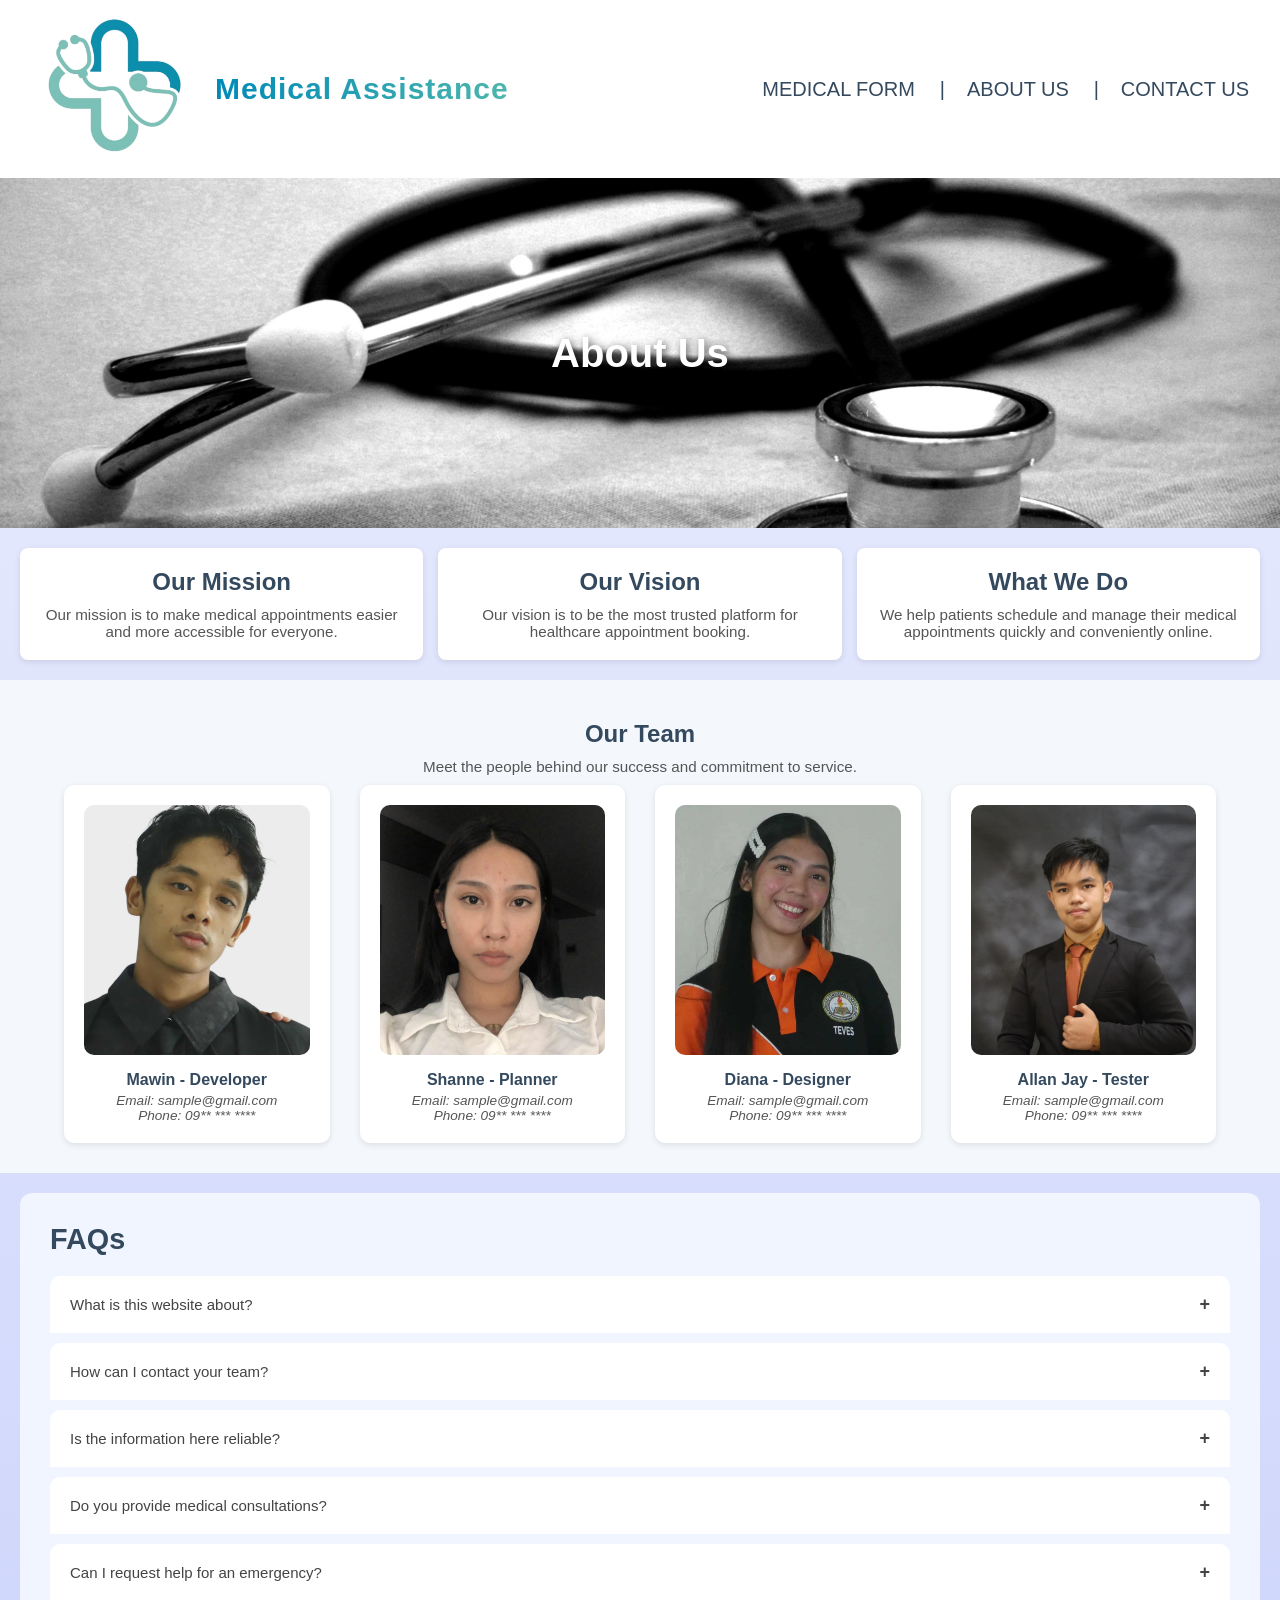
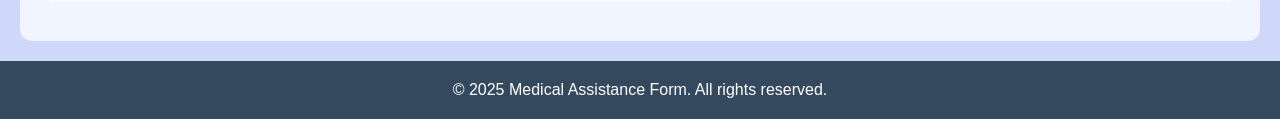
<file: Application/about.html>
<!doctype html>
<html lang="en">
<head>
    <meta charset="UTF-8">
    <meta name="viewport" content="width=device-width, initial-scale=1.0">
    <title>About Us</title>
    <link rel="stylesheet" href="../css/abt-us.css">
    <link rel="stylesheet" href="../css/header.css">
</head>
<body>
    <div class="target-burger">
        <header>
            <h1 id="logo"> 
                <a href="../index.html" id="medical_form" class="logo-link"> 
                <img src="../logo/logo.png" class="logo-img" alt="Medical Assistant Logo">
                <span class="logo-text">Medical Assistance</span>
                </a>
            </h1>
        </header>
        <button class="menu-toggle" id="menu-button" aria-label="Toggle menu" aria-controls="primary-nav" aria-expanded="false">
            <span class="bar"></span>
            <span class="bar"></span>
            <span class="bar"></span>
        </button>
        <nav id="primary-nav">
            <a href="../Application/form.html">Medical Form</a>
            <a href="../Application/about.html">About Us</a> 
            <a href="../Application/contact.html">Contact Us</a>
        </nav>
    </div>

    <section class="header">
    <h1>About Us</h1>
    </section>

    <section class="content-area">
    <div class="content">
        <h2>Our Mission</h2>
        <p>Our mission is to make medical appointments easier and more accessible for everyone.</p>
    </div>
    <div class="content">
        <h2>Our Vision</h2>
        <p>Our vision is to be the most trusted platform for healthcare appointment booking.</p>
    </div>
    <div class="content">
        <h2>What We Do</h2>
        <p>We help patients schedule and manage their medical appointments quickly and conveniently online.</p>
    </div>
    </section>

    <section class="team-content">
        <h2>Our Team</h2>
        <p>Meet the people behind our success and commitment to service.</p>
        
        <div class="team-container">
            <div class="team-member">
                <img src="../images/out-team/marwin.png" alt="Mawin - CEO">
                <h3>Mawin - Developer</h3>
                <address>Email: sample@gmail.com<br>Phone: 09** *** ****</address>
            </div>

            <div class="team-member">
                <img src="../images/out-team/shanne.jpeg" alt="Shanne - Planner">
                <h3>Shanne - Planner</h3>
                <address>Email: sample@gmail.com<br>Phone: 09** *** ****</address>
            </div>

            <div class="team-member">
                <img src="../images/out-team/dianna.jpeg" alt="Diana - Designer">
                <h3>Diana - Designer</h3>
                <address>Email: sample@gmail.com<br>Phone: 09** *** ****</address>
            </div>

            <div class="team-member">
                <img src="../images/out-team/allan.jpeg" alt="Allan Jay - Tester">
                <h3>Allan Jay - Tester</h3>
                <address>Email: sample@gmail.com<br>Phone: 09** *** ****</address>
            </div>
        </div>
    </section>

    <section class="FAQs-section">
        <h2>FAQs</h2>

        <button class="accordion">
            <span>What is this website about?</span>
            <span class="icon">+</span>
        </button>
        <div class="panel">
            <p>This website helps users access medical assistance easily — including information on health services, clinics, and emergency contacts.</p>
        </div>

        <button class="accordion">
            <span>How can I contact your team?</span>
            <span class="icon">+</span>
        </button>
        <div class="panel">
            <p>You can reach our medical support team through the Contact Us page. We respond to messages about medical inquiries and assistance requests.</p>
        </div>

        <button class="accordion">
            <span>Is the information here reliable?</span>
            <span class="icon">+</span>
        </button>
        <div class="panel">
            <p>Yes. All our information is based on verified medical resources and local healthcare institutions to ensure accuracy and reliability.</p>
        </div>

        <button class="accordion">
            <span>Do you provide medical consultations?</span>
            <span class="icon">+</span>
        </button>
        <div class="panel">
            <p>We don’t offer direct consultations yet, but we can connect you with licensed medical professionals and nearby health centers.</p>
        </div>

        <button class="accordion">
            <span>Can I request help for an emergency?</span>
            <span class="icon">+</span>
        </button>
        <div class="panel">
            <p>Yes. In case of emergency, you can find emergency hotline numbers and nearby hospitals through our Emergency Assistance section.</p>
        </div>
        </section>

    <footer>
    <p>&copy; 2025 Medical Assistance Form. All rights reserved.</p>
    </footer>
    <script src="../js/toggle.js"></script>
    <script src="../js/accordion.js"></script>

</body>
</html>
</file>
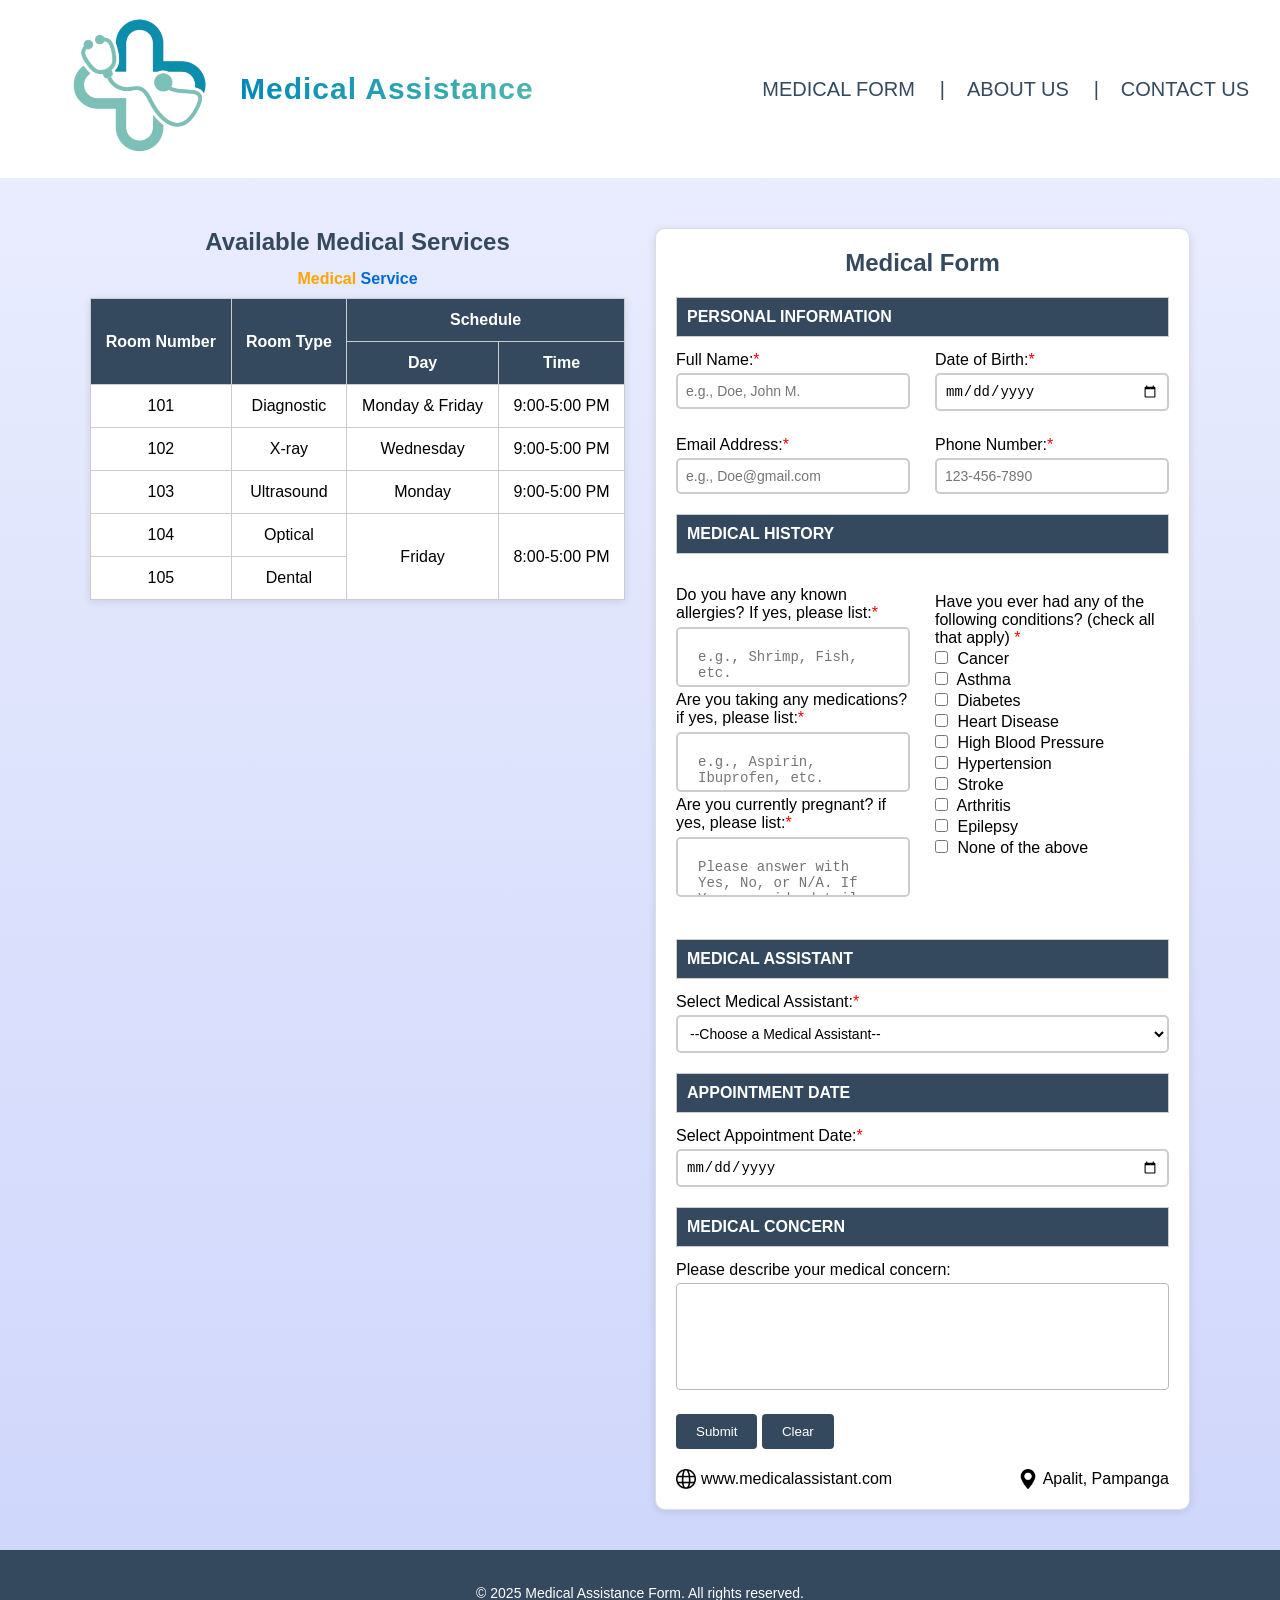
<file: Application/form.html>
<!DOCTYPE html>
<html lang="en">
<head>
    <meta charset="UTF-8">
    <meta name="viewport" content="width=device-width, initial-scale=1.0">
    <title>Medical Form</title>
    <link rel="stylesheet" href="../css/form.css">
    <link rel="stylesheet" href="../css/header.css">
</head>
<body>
    <div class="target-burger">
        <header>
            <h1 id="logo"> 
                <a href="../index.html" id="medical-form" class="logo-link"> 
                <img src="../logo/logo.png" class="logo-img" alt="Medical Assistant Logo">
                <span class="logo-text">Medical Assistance</span>
                </a>
            </h1>
        </header>
        <button class="menu-toggle" id="menu-button" aria-label="Toggle menu" aria-controls="primary-nav" aria-expanded="false">
            <span class="bar"></span>
            <span class="bar"></span>
            <span class="bar"></span>
        </button>
        <nav id="primary-nav">
            <a href="../Application/form.html">Medical Form</a>
            <a href="../Application/about.html">About Us</a> 
            <a href="../Application/contact.html">Contact Us</a>
        </nav>
    </div>

    <main>
        <div class="container">
            <div>
                <h2>Available Medical Services</h2>
                <table>
                    <caption><span class="orange">Medical</span> <span class="blue">Service</span></caption>
                    <tr>
                        <th rowspan="2">Room Number</th>
                        <th rowspan="2">Room Type</th>
                        <th colspan="2">Schedule</th>
                    </tr>
                    <tr>
                        <th>Day</th>
                        <th>Time</th>
                    </tr>
                    <tr id="room-101">
                        <td>101</td>
                        <td>Diagnostic</td>
                        <td>Monday & Friday</td>
                        <td>9:00-5:00 PM</td>
                    </tr>
                    <tr id="room-102">
                        <td>102</td>
                        <td>X-ray</td>
                        <td>Wednesday</td>
                        <td>9:00-5:00 PM</td>
                    </tr>
                    <tr id="room-103">
                        <td>103</td>
                        <td>Ultrasound</td>
                        <td>Monday</td>
                        <td>9:00-5:00 PM</td>
                    </tr>
                    <tr id="room-104">
                        <td>104</td>
                        <td>Optical</td>
                        <td class="highlight" rowspan="2">Friday</td>
                        <td class="highlight" rowspan="2">8:00-5:00 PM</td>
                    </tr>
                    <tr id="room-105">
                        <td class="highlight">105</td>
                        <td class="highlight">Dental</td>
                    </tr>
                </table>
            </div>
            
            <div id="medical-forms">
                <h2>Medical Form</h2>
                    <form id="forms" action="../Application/submit.html" method="post">
                        <p  class="form-group"><b>PERSONAL INFORMATION</b></p>
                        <div id="form">
                            <div class="input-control">
                                <label for="name">Full Name:<span class="red">*</span></label> <br />
                                <input type="text" id="name" name="name" placeholder="e.g., Doe, John M." ><br />
                            </div>
                            <div class="input-control">
                                <label for="birth">Date of Birth:<span class="red">*</span></label> <br />
                                <input type="date" id="birth" name="birth"> <br />
                            </div>
                            <div class="input-control">
                                <label for="email">Email Address:<span class="red">*</span></label> <br />
                                <input type="email" id="email" name="email" placeholder="e.g., Doe@gmail.com">
                            </div>
                            <div class="input-control">
                                <label for="phone">Phone Number:<span class="red">*</span></label> 
                                <input type="phone" id="phone" name="phone" placeholder="123-456-7890">
                            </div>
                        </div>
                        <p class="form-group"><b>MEDICAL HISTORY</b></p>
                        <div id="medical-history">
                            <div>
                                <div class="input-control">
                                    <br/>
                                    <label for="allergies">Do you have any known allergies? If yes, please list:<span class="red">*</span></label> <br /> 
                                    <textarea name="allergies" id="allergies" cols="29" rows="1" placeholder="e.g., Shrimp, Fish, etc."></textarea>
                                    <br />
                                </div>
                                <div class="input-control">
                                    <label for="medications">Are you taking any medications? if yes, please list:<span class="red">*</span></label> <br />
                                    <textarea name="medications" id="medications" cols="29" rows="1" placeholder="e.g., Aspirin, Ibuprofen, etc."></textarea>
                                    <br />
                                </div>
                                <div class="input-control">
                                    <label for="pregnancy">Are you currently pregnant? if yes, please list:<span class="red">*</span></label> <br />
                                    <textarea name="pregnancy" id="pregnancy" cols="29" rows="1" placeholder="Please answer with Yes, No, or N/A. If Yes, provide details."></textarea>
                                </div>
                            </div>
                            <div class="input-control">
                                <p id="conditions">Have you ever had any of the following conditions? (check all that apply) <span class="red">*</span> </p>
                                <div id="nones">
                                    <input type="checkbox" id="cancer" name="cancer" value="Cancer">
                                    <label for="cancer">Cancer</label><br />
                                    <input type="checkbox" id="asthma" name="asthma" value="Asthma">
                                    <label for="asthma">Asthma</label><br />
                                    <input type="checkbox" id="diabetes" name="diabetes" value="Diabetes">
                                    <label for="diabetes">Diabetes</label><br />
                                    <input type="checkbox" id="heart" name="heart" value="Heart">
                                    <label for="heart">Heart Disease</label><br />
                                    <input type="checkbox" id="high blood pressure" name="high blood pressure" value="High Blood Pressure">
                                    <label for="high blood pressure">High Blood Pressure</label><br />
                                    <input type="checkbox" id="hypertension" name="hypertension" value="Hypertension">
                                    <label for="hypertension">Hypertension</label><br />
                                    <input type="checkbox" id="stroke" name="stroke" value="Stroke">
                                    <label for="stroke">Stroke</label><br />
                                    <input type="checkbox" id="arthritis" name="arthritis" value="Arthritis">
                                    <label for="arthritis">Arthritis</label><br />
                                    <input type="checkbox" id="kidney" name="kidney" value="Kidney">
                                    <label for="kidney">Epilepsy</label><br />
                                    <input type="checkbox" id="none" name="none" value="None">
                                    <label for="none">None of the above</label>
                                </div>
                            </div>
                        </div>
                        <br />
                        <p class="form-group"><b>MEDICAL ASSISTANT</b></p>
                        <div class="input-control">
                        <label for="medicalservices">Select Medical Assistant:<span class="red">*</span></label> <br />
                            <select name="medicalservices" id="medicalservices">
                                <option value="">--Choose a Medical Assistant--</option>
                                <option value="101">Room 101 - Diagnostic</option>
                                <option value="102">Room 102 - X-ray</option>
                                <option value="103">Room 103 - Ultrasound</option>
                                <option value="104">Room 104 - Optical</option>
                                <option value="105">Room 105 - Dental</option>
                            </select>
                        </div>
                        <p class="form-group"><b>APPOINTMENT DATE</b></p>
                        <div class="input-control">
                            <label for="appointmentdate">Select Appointment Date:<span class="red">*</span></label><br>
                            <input type="date" id="appointmentdate" name="appointmentdate" >
                        </div>
                        <p class="form-group"><b>MEDICAL CONCERN</b></p>
                        <label for="feedback">Please describe your medical concern:</label>
                        <textarea name="feedback" id="feedback" cols="30" rows="5"></textarea>
                        <br />
                        
                        <button type="submit">Submit</button>
                        <button type="reset">Clear</button>

                        <div id="footer">
                            <div class="footer-item">
                                <img src="../images/world.png" width="20" height="20" alt="world">
                                <span>www.medicalassistant.com</span>
                            </div>
                            <div class="footer-item">
                                <img src="../images/maps-and-flags.png" width="20" height="20" alt="location">
                                <span>Apalit, Pampanga</span>
                            </div>
                        </div>
                    </form>
            </div>
    </main>
    <footer>
        <p>&copy; 2025 Medical Assistance Form. All rights reserved.</p>
    </footer>
    <script src="../js/toggle.js"></script>
    <script src="../js/validation.js"></script>
    <script src="../js/highligh.js"></script>
    </body>
    </html>
</file>
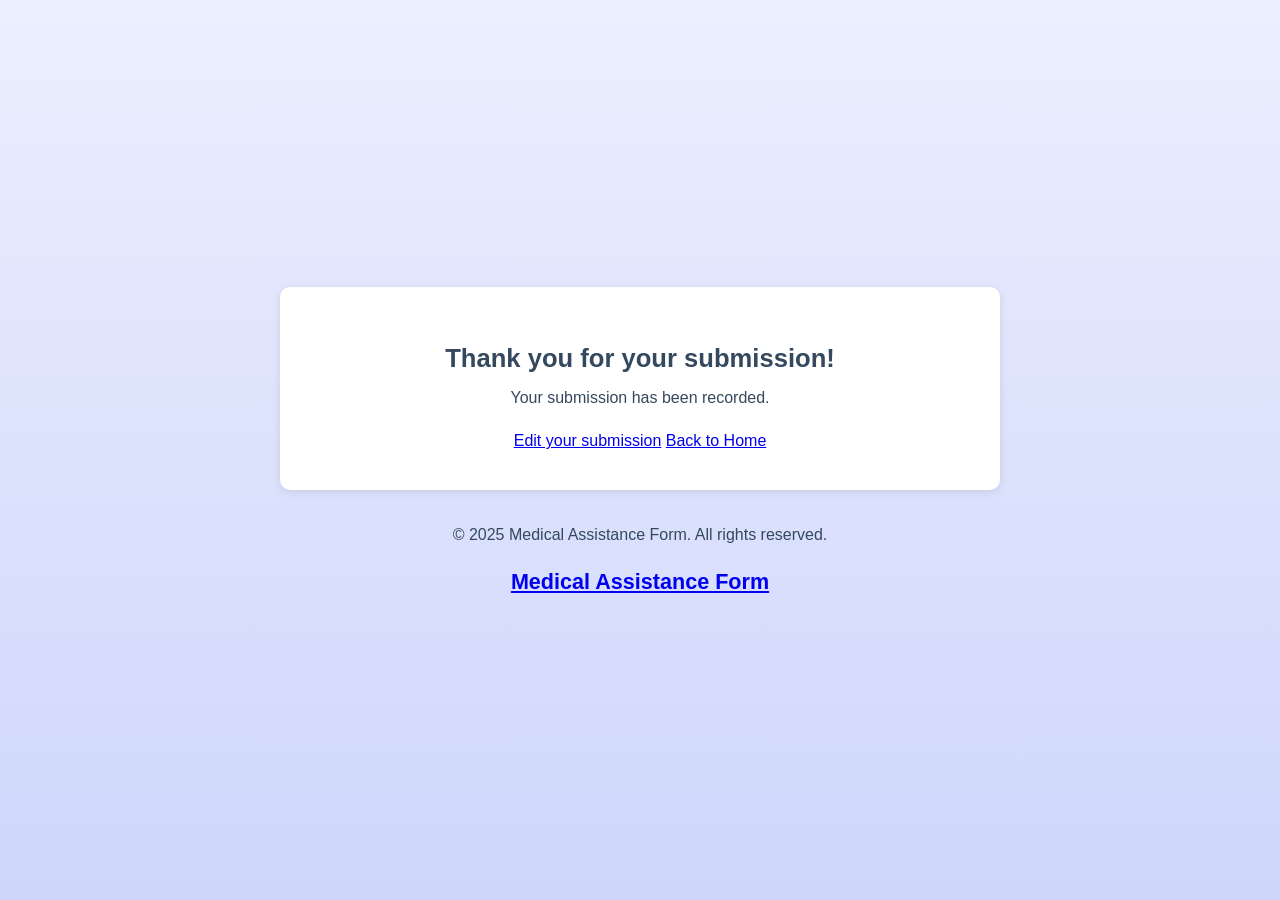
<file: Application/submit.html>
<!DOCTYPE html>
<html lang="en">
<head>
    <meta charset="UTF-8">
    <meta name="viewport" content="width=device-width, initial-scale=1.0">
    <link rel="stylesheet" href="../css/submit.css">
    <title>Submitted</title>
</head>
<body>
    <main>
        <div class="container">
            <h1>Thank you for your submission!</h1>
            <p>Your submission has been recorded.</p>
            

            <div class="link-group">
                <a href="../Application/form.html" class="form">Edit your submission</a>
                <a href="../index.html">Back to Home</a>
            </div>
        </div>
    </main>
    <footer>
        <p>&copy; 2025 Medical Assistance Form. All rights reserved.</p>
        <h2>
            <a href="../index.html" class="pwd_medical_form">Medical Assistance Form</a>
        </h2>
    </footer>
</body>
</html>
</file>
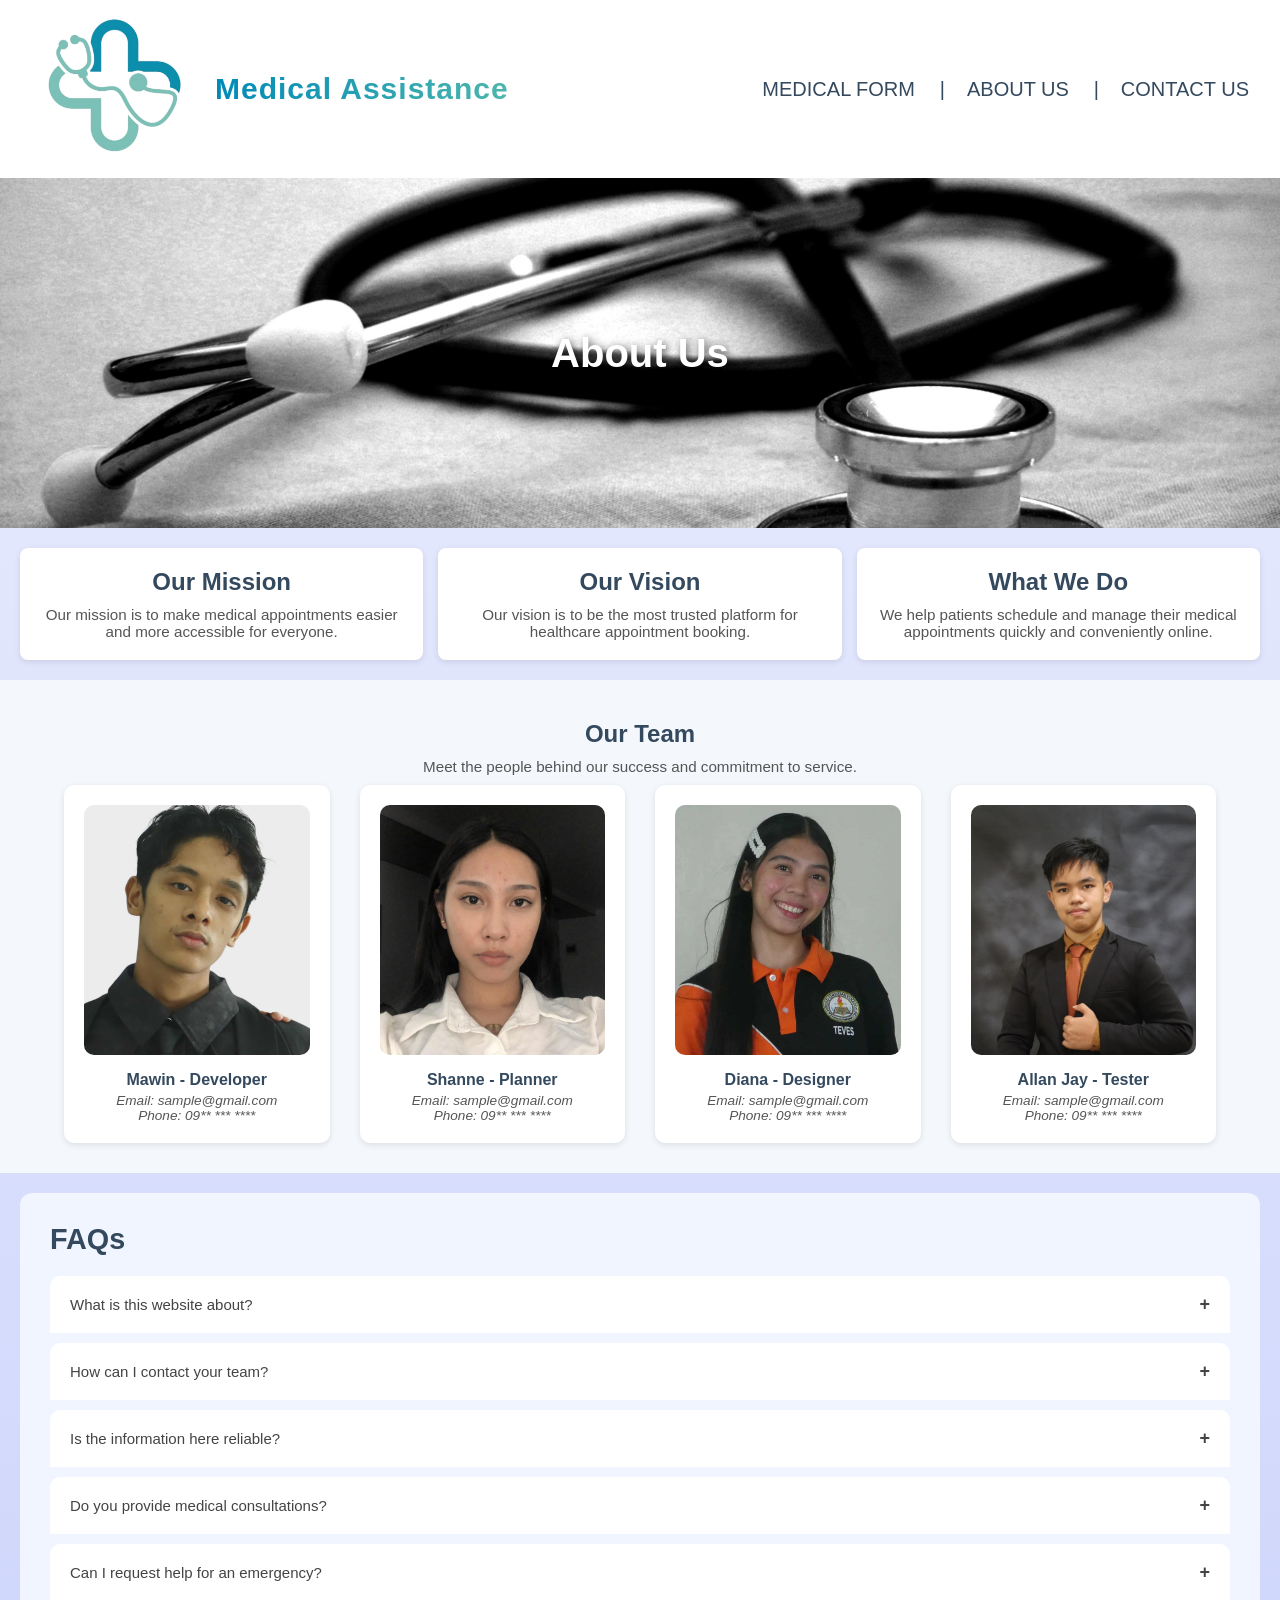
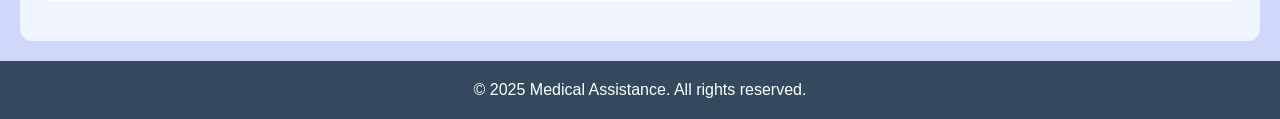
<file: html/about.html>
<!doctype html>
<html lang="en">
<head>
    <meta charset="UTF-8">
    <meta name="viewport" content="width=device-width, initial-scale=1.0">
    <title>About Us</title>
    <link rel="stylesheet" href="../css/abt-us.css">
    <link rel="stylesheet" href="../css/header.css">
</head>
<body>
    <div class="target-burger">
        <header>
            <h1 id="logo"> 
                <a href="../html/index.html" id="medical_form" class="logo-link"> 
                <img src="../logo/logo.png" class="logo-img" alt="Medical Assistance Logo">
                <span class="logo-text">Medical Assistance</span>
                </a>
            </h1>
        </header>
        <button class="menu-toggle" id="menu-button" aria-label="Toggle menu" aria-controls="primary-nav" aria-expanded="false">
            <span class="bar"></span>
            <span class="bar"></span>
            <span class="bar"></span>
        </button>
        <nav id="primary-nav">
            <a href="../html/form.html">Medical Form</a>
            <a href="../html/about.html">About Us</a> 
            <a href="../html/contact.html">Contact Us</a>
        </nav>
    </div>

    <section class="header">
    <h1>About Us</h1>
    </section>

    <section class="content-area">
    <div class="content">
        <h2>Our Mission</h2>
        <p>Our mission is to make medical appointments easier and more accessible for everyone.</p>
    </div>
    <div class="content">
        <h2>Our Vision</h2>
        <p>Our vision is to be the most trusted platform for healthcare appointment booking.</p>
    </div>
    <div class="content">
        <h2>What We Do</h2>
        <p>We help patients schedule and manage their medical appointments quickly and conveniently online.</p>
    </div>
    </section>

    <section class="team-content">
        <h2>Our Team</h2>
        <p>Meet the people behind our success and commitment to service.</p>
        
        <div class="team-container">
            <div class="team-member">
                <img src="../images/out-team/marwin.png" alt="Mawin - CEO">
                <h3>Mawin - Developer</h3>
                <address>Email: sample@gmail.com<br>Phone: 09** *** ****</address>
            </div>

            <div class="team-member">
                <img src="../images/out-team/shanne.jpeg" alt="Shanne - Planner">
                <h3>Shanne - Planner</h3>
                <address>Email: sample@gmail.com<br>Phone: 09** *** ****</address>
            </div>

            <div class="team-member">
                <img src="../images/out-team/dianna.jpeg" alt="Diana - Designer">
                <h3>Diana - Designer</h3>
                <address>Email: sample@gmail.com<br>Phone: 09** *** ****</address>
            </div>

            <div class="team-member">
                <img src="../images/out-team/allan.jpeg" alt="Allan Jay - Tester">
                <h3>Allan Jay - Tester</h3>
                <address>Email: sample@gmail.com<br>Phone: 09** *** ****</address>
            </div>
        </div>
    </section>

    <section class="FAQs-section">
        <h2>FAQs</h2>

        <button class="accordion">
            <span>What is this website about?</span>
            <span class="icon">+</span>
        </button>
        <div class="panel">
            <p>This website helps users access medical assistance easily — including information on health services, clinics, and emergency contacts.</p>
        </div>

        <button class="accordion">
            <span>How can I contact your team?</span>
            <span class="icon">+</span>
        </button>
        <div class="panel">
            <p>You can reach our medical support team through the Contact Us page. We respond to messages about medical inquiries and assistance requests.</p>
        </div>

        <button class="accordion">
            <span>Is the information here reliable?</span>
            <span class="icon">+</span>
        </button>
        <div class="panel">
            <p>Yes. All our information is based on verified medical resources and local healthcare institutions to ensure accuracy and reliability.</p>
        </div>

        <button class="accordion">
            <span>Do you provide medical consultations?</span>
            <span class="icon">+</span>
        </button>
        <div class="panel">
            <p>We don’t offer direct consultations yet, but we can connect you with licensed medical professionals and nearby health centers.</p>
        </div>

        <button class="accordion">
            <span>Can I request help for an emergency?</span>
            <span class="icon">+</span>
        </button>
        <div class="panel">
            <p>Yes. In case of emergency, you can find emergency hotline numbers and nearby hospitals through our Emergency Assistance section.</p>
        </div>
        </section>

    <footer>
    <p>&copy; 2025 Medical Assistance. All rights reserved.</p>
    </footer>
    <script src="../js/toggle.js"></script>
    <script src="../js/accordion.js"></script>

</body>
</html>
</file>
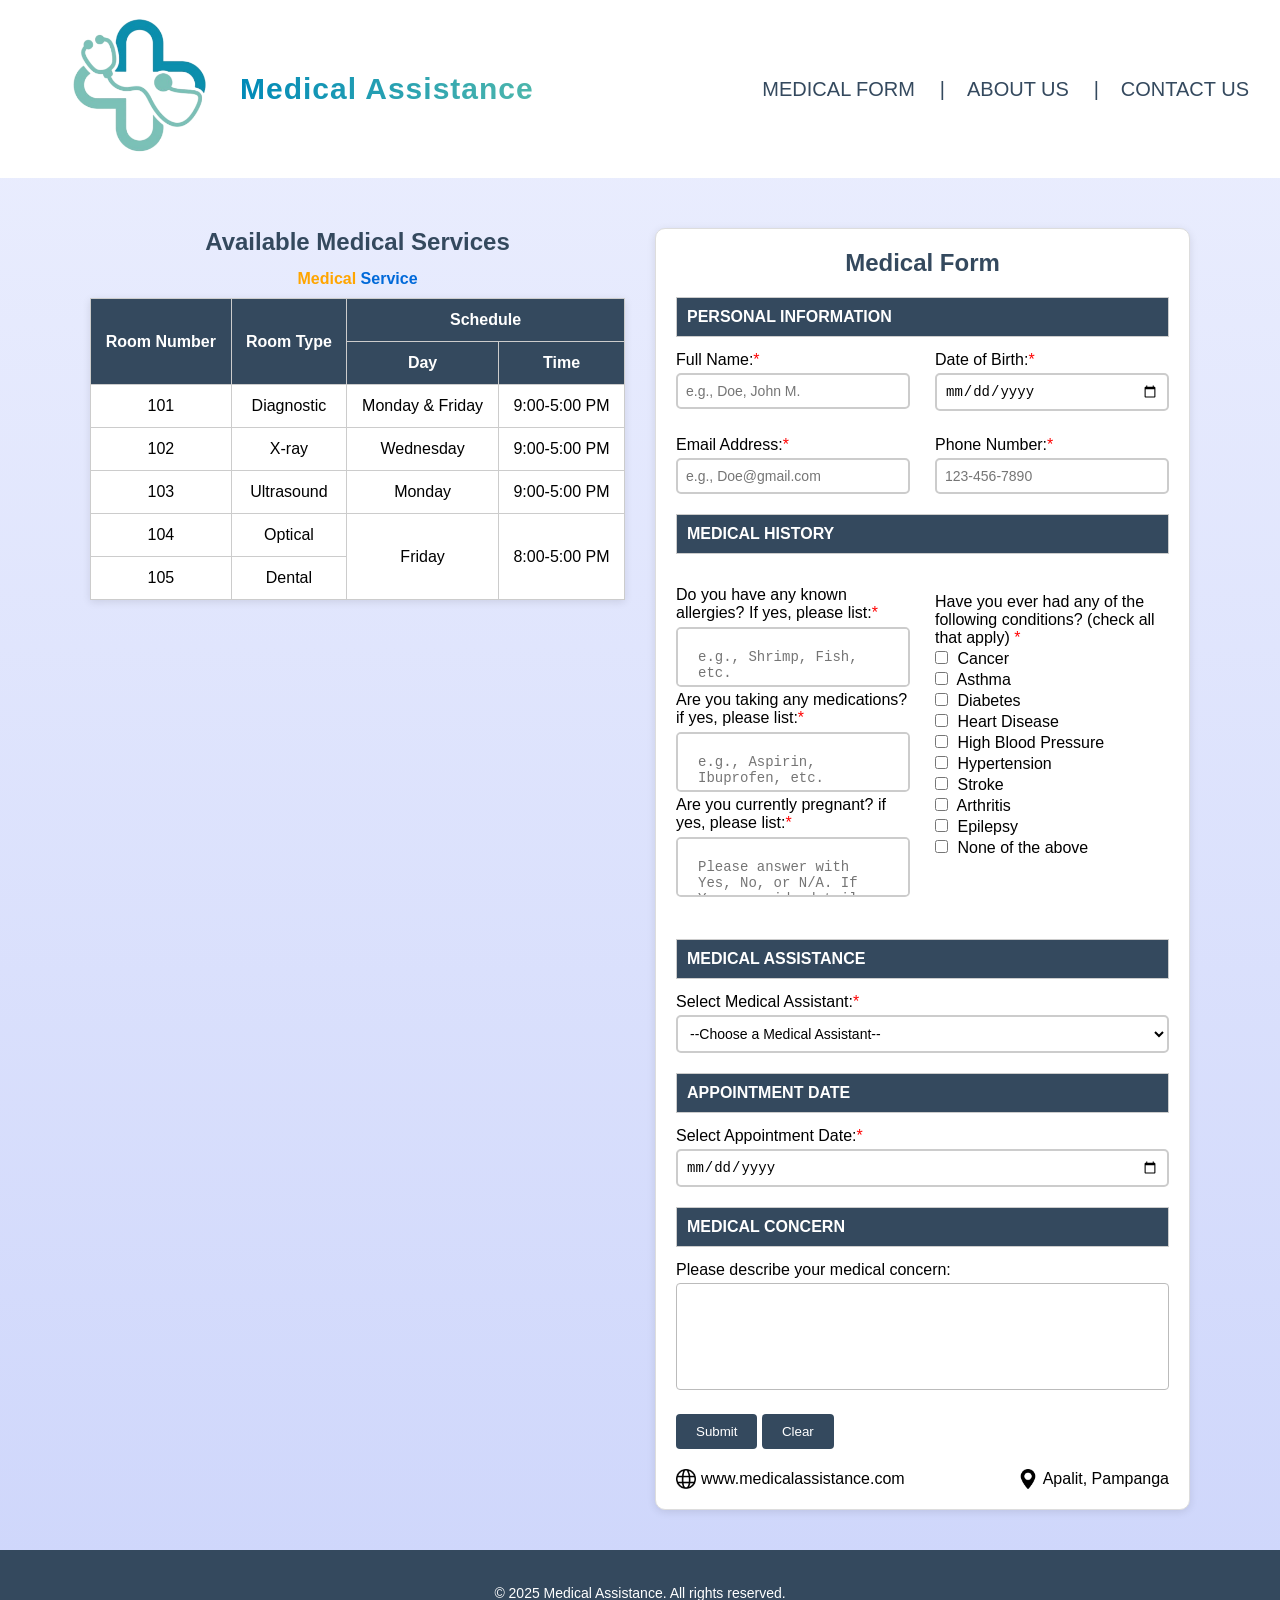
<file: html/form.html>
<!DOCTYPE html>
<html lang="en">
<head>
    <meta charset="UTF-8">
    <meta name="viewport" content="width=device-width, initial-scale=1.0">
    <title>Medical Form</title>
    <link rel="stylesheet" href="../css/form.css">
    <link rel="stylesheet" href="../css/header-form.css">
</head>
<body>
    <div class="target-burger">
        <header>
            <h1 id="logo"> 
                <a href="../html/index.html" id="medical-form" class="logo-link"> 
                <img src="../logo/logo.png" class="logo-img" alt="Medical Assistance Logo">
                <span class="logo-text">Medical Assistance</span>
                </a>
            </h1>
        </header>
        <button class="menu-toggle" id="menu-button" aria-label="Toggle menu" aria-controls="primary-nav" aria-expanded="false">
            <span class="bar"></span>
            <span class="bar"></span>
            <span class="bar"></span>
        </button>
        <nav id="primary-nav">
            <a href="../html/form.html">Medical Form</a>
            <a href="../html/about.html">About Us</a> 
            <a href="../html/contact.html">Contact Us</a>
        </nav>
    </div>

    <main>
        <div class="container">
            <div>
                <h2>Available Medical Services</h2>
                <table>
                    <caption><span class="orange">Medical</span> <span class="blue">Service</span></caption>
                    <tr>
                        <th rowspan="2">Room Number</th>
                        <th rowspan="2">Room Type</th>
                        <th colspan="2">Schedule</th>
                    </tr>
                    <tr>
                        <th>Day</th>
                        <th>Time</th>
                    </tr>
                    <tr id="room-101">
                        <td>101</td>
                        <td>Diagnostic</td>
                        <td>Monday & Friday</td>
                        <td>9:00-5:00 PM</td>
                    </tr>
                    <tr id="room-102">
                        <td>102</td>
                        <td>X-ray</td>
                        <td>Wednesday</td>
                        <td>9:00-5:00 PM</td>
                    </tr>
                    <tr id="room-103">
                        <td>103</td>
                        <td>Ultrasound</td>
                        <td>Monday</td>
                        <td>9:00-5:00 PM</td>
                    </tr>
                    <tr id="room-104">
                        <td>104</td>
                        <td>Optical</td>
                        <td class="highlight" rowspan="2">Friday</td>
                        <td class="highlight" rowspan="2">8:00-5:00 PM</td>
                    </tr>
                    <tr id="room-105">
                        <td class="highlight">105</td>
                        <td class="highlight">Dental</td>
                    </tr>
                </table>
            </div>
            
            <div id="medical-forms">
                <h2>Medical Form</h2>
                    <form id="forms" action="../html/submit.html" method="post">
                        <p  class="form-group"><b>PERSONAL INFORMATION</b></p>
                        <div id="form">
                            <div class="input-control">
                                <label for="name">Full Name:<span class="red">*</span></label> <br />
                                <input type="text" id="name" name="name" placeholder="e.g., Doe, John M." ><br />
                            </div>
                            <div class="input-control">
                                <label for="birth">Date of Birth:<span class="red">*</span></label> <br />
                                <input type="date" id="birth" name="birth"> <br />
                            </div>
                            <div class="input-control">
                                <label for="email">Email Address:<span class="red">*</span></label> <br />
                                <input type="email" id="email" name="email" placeholder="e.g., Doe@gmail.com">
                            </div>
                            <div class="input-control">
                                <label for="phone">Phone Number:<span class="red">*</span></label> 
                                <input type="phone" id="phone" name="phone" placeholder="123-456-7890">
                            </div>
                        </div>
                        <p class="form-group"><b>MEDICAL HISTORY</b></p>
                        <div id="medical-history">
                            <div>
                                <div class="input-control">
                                    <br/>
                                    <label for="allergies">Do you have any known allergies? If yes, please list:<span class="red">*</span></label> <br /> 
                                    <textarea name="allergies" id="allergies" cols="29" rows="1" placeholder="e.g., Shrimp, Fish, etc."></textarea>
                                    <br />
                                </div>
                                <div class="input-control">
                                    <label for="medications">Are you taking any medications? if yes, please list:<span class="red">*</span></label> <br />
                                    <textarea name="medications" id="medications" cols="29" rows="1" placeholder="e.g., Aspirin, Ibuprofen, etc."></textarea>
                                    <br />
                                </div>
                                <div class="input-control">
                                    <label for="pregnancy">Are you currently pregnant? if yes, please list:<span class="red">*</span></label> <br />
                                    <textarea name="pregnancy" id="pregnancy" cols="29" rows="1" placeholder="Please answer with Yes, No, or N/A. If Yes, provide details."></textarea>
                                </div>
                            </div>
                            <div class="input-control">
                                <p id="conditions">Have you ever had any of the following conditions? (check all that apply) <span class="red">*</span> </p>
                                <div id="nones">
                                    <input type="checkbox" id="cancer" name="cancer" value="Cancer">
                                    <label for="cancer">Cancer</label><br />
                                    <input type="checkbox" id="asthma" name="asthma" value="Asthma">
                                    <label for="asthma">Asthma</label><br />
                                    <input type="checkbox" id="diabetes" name="diabetes" value="Diabetes">
                                    <label for="diabetes">Diabetes</label><br />
                                    <input type="checkbox" id="heart" name="heart" value="Heart">
                                    <label for="heart">Heart Disease</label><br />
                                    <input type="checkbox" id="high blood pressure" name="high blood pressure" value="High Blood Pressure">
                                    <label for="high blood pressure">High Blood Pressure</label><br />
                                    <input type="checkbox" id="hypertension" name="hypertension" value="Hypertension">
                                    <label for="hypertension">Hypertension</label><br />
                                    <input type="checkbox" id="stroke" name="stroke" value="Stroke">
                                    <label for="stroke">Stroke</label><br />
                                    <input type="checkbox" id="arthritis" name="arthritis" value="Arthritis">
                                    <label for="arthritis">Arthritis</label><br />
                                    <input type="checkbox" id="kidney" name="kidney" value="Kidney">
                                    <label for="kidney">Epilepsy</label><br />
                                    <input type="checkbox" id="none" name="none" value="None">
                                    <label for="none">None of the above</label>
                                </div>
                            </div>
                        </div>
                        <br />
                        <p class="form-group"><b>MEDICAL ASSISTANCE</b></p>
                        <div class="input-control">
                        <label for="medicalservices">Select Medical Assistant:<span class="red">*</span></label> <br />
                            <select name="medicalservices" id="medicalservices">
                                <option value="">--Choose a Medical Assistant--</option>
                                <option value="101">Room 101 - Diagnostic</option>
                                <option value="102">Room 102 - X-ray</option>
                                <option value="103">Room 103 - Ultrasound</option>
                                <option value="104">Room 104 - Optical</option>
                                <option value="105">Room 105 - Dental</option>
                            </select>
                        </div>
                        <p class="form-group"><b>APPOINTMENT DATE</b></p>
                        <div class="input-control">
                            <label for="appointmentdate">Select Appointment Date:<span class="red">*</span></label><br>
                            <input type="date" id="appointmentdate" name="appointmentdate" >
                        </div>
                        <p class="form-group"><b>MEDICAL CONCERN</b></p>
                        <label for="feedback">Please describe your medical concern:</label>
                        <textarea name="feedback" id="feedback" cols="30" rows="5"></textarea>
                        <br />
                        
                        <button type="submit">Submit</button>
                        <button type="reset">Clear</button>

                        <div id="footer">
                            <div class="footer-item">
                                <img src="../images/world.png" width="20" height="20" alt="world">
                                <span>www.medicalassistance.com</span>
                            </div>
                            <div class="footer-item">
                                <img src="../images/maps-and-flags.png" width="20" height="20" alt="location">
                                <span>Apalit, Pampanga</span>
                            </div>
                        </div>
                    </form>
            </div>
    </main>
    <footer>
        <p>&copy; 2025 Medical Assistance. All rights reserved.</p>
    </footer>
    <script src="../js/toggle.js"></script>
    <script src="../js/validation.js"></script>
    <script src="../js/highlight.js"></script>
    </body>
    </html>
</file>
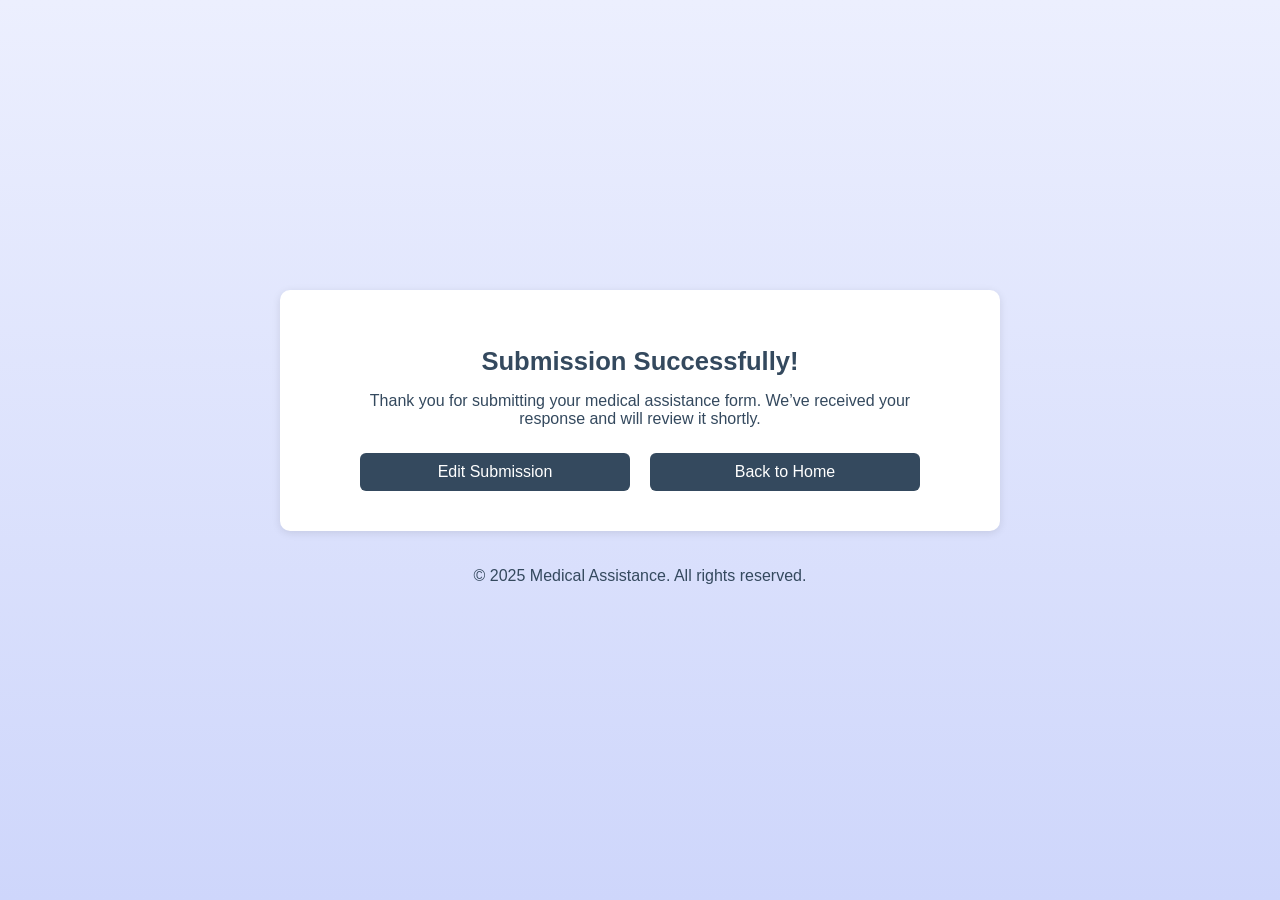
<file: html/submit.html>
<!DOCTYPE html>
<html lang="en">
<head>
  <meta charset="UTF-8">
  <meta name="viewport" content="width=device-width, initial-scale=1.0">
  <link rel="stylesheet" href="../css/submit.css">
  <title>Submission Received</title>
</head>
<body>
    <main>
        <div class="container">
        <h1>Submission Successfully!</h1>
        <p>Thank you for submitting your medical assistance form. We’ve received your response and will review it shortly.</p>

        <div class="links">
            <a href="../html/form.html" class="btn">Edit Submission</a>
            <a href="../html/index.html" class="btn">Back to Home</a>
        </div>
        </div>
    </main>

    <footer>
        <p>&copy; 2025 Medical Assistance. All rights reserved.</p>
    </footer>
</body>
</html>
</file>
<file: css/abt-us.css>
* {
  margin: 0;
  padding: 0;
  box-sizing: border-box;
}

body {
  font-family: 'Segoe UI', Tahoma, Geneva, Verdana, sans-serif;
  background: linear-gradient(#ECEFFE, #CED6FB);
}

.header {
  position: relative;
  background: url('../images/about/hush-naidoo-jade-photography-yo01Z-9HQAw-unsplash.jpg') center/cover no-repeat;
  background-position: center 50%;
  height: 150px;
  display: flex;
  justify-content: center;
  align-items: center;
  color: white;
  text-shadow: 2px 2px 8px rgba(0,0,0,0.7);
}

.header h1 {
  font-size: 2.5rem;
  font-weight: bold;
}

.content-area {
  display: grid;
  grid-template-columns: 1fr;
  gap: 15px;
  padding: 30px 5%;
}

.content {
  flex: 1;
  background: #fff;
  padding: 20px;
  border-radius: 8px;
  text-align: center;
  box-shadow: 0 2px 6px rgba(0,0,0,0.1);
}

.content h2 {
  color: #34495e;
  margin-bottom: 10px;
}

.content p {
  color: #555;
  font-size: 0.95rem;
}

.team-content h2 {
    color: #34495e;
    margin-bottom: 10px;
}

.team-content {
  background: #f4f8fc;
  text-align: center;
  padding: 40px 5% 30px;
}

.team-content p {
  color: #555;
  font-size: 0.95rem;
  margin-bottom: 10px;
}

.team-container {
  display: grid;
  grid-template-columns: 1fr;
  flex-wrap: wrap;
  justify-content: space-around;
  gap: 30px;
}

.team-member { 
  background: #fff; 
  padding: 20px; 
  border-radius: 10px; 
  box-shadow: 0 2px 6px rgba(0,0,0,0.1); 
} 

.team-member img {
  width: 100%;
  height: 350px;              
  object-fit: cover;          
  object-position: center;    
  border-radius: 10px;
  background-color: #f5f6fa;  
  margin-bottom: 12px;
}

.team-member h3 {
  font-size: 1rem; 
  margin-bottom: 4px; 
  color: #34495e; 
} 

.team-member address { 
  font-size: 0.85rem; 
  color: #555; 
}

.FAQs-section {
  background: #f0f5ff;
  padding: 30px;
  border-radius: 12px;
  margin: 20px;
}

.FAQs-section h2 {
  color: #34495e;
  margin-bottom: 20px;
  font-size: 1.8rem;
}

.accordion {
  background-color: #fff;
  color: #444;
  cursor: pointer;
  padding: 18px 20px;
  width: 100%;
  border: none;
  border-top-left-radius: 10px;
  border-top-right-radius: 10px;
  text-align: left;
  font-size: 15px;
  margin-bottom: 10px;
  display: flex;
  justify-content: space-between; 
  align-items: center; 
  transition: 0.4s;
}

.accordion:hover {
  background-color: #dce3ef;
}

.accordion.active {
  background-color: #22436383;
}

.icon {
  font-weight: bold;
  font-size: 18px;
  transition: transform 0.3s ease;
}

.accordion.active .icon {
  transform: rotate(180deg);
}

.panel {
  display: none;
  padding: 0 18px;
  background-color: white;
  overflow: hidden;
  border-left: 3px solid #34495e;
  border-radius: 0 0 8px 8px;
  margin-top: -8px;
  margin-bottom: 10px;
}

.panel p {
  padding: 10px ; 
  margin: 0;
  color: #333;
  line-height: 1.6;
}

footer {
  text-align: center;
  padding: 20px;
  background: #34495e;
  color: #fff;
}

@media (min-width: 601px) {
  .header {
    height: 250px;
  }

  .team-member {
    padding: 60px;
  }
  .team-member img {
    height: 250px;
    object-position: cover;
  }

  #primary-nav {
    grid-template-columns: 1fr;
  }

  .logo-img {
    width: 120px; 
    height: auto;
  }

  .logo-text {
      font-size: 25px;
  }

  .team-container {
    grid-template-columns: 1fr 1fr;
  }

  .content-area {
    grid-template-columns: 1fr 1fr;
    gap: 15px;
    padding: 20px;
  }

  .content-area .content:nth-child(3) {
    grid-column: 1 / -1; 
    justify-self: center; 
    max-width: 500px;     
  }
}

@media (min-width: 1025px) {
  .header {
    height: 350px;
  }

  .team-member {
    padding: 20px; 
  }
/* 
  .team-member img {
    height: 30;
    object-position: center; 
  } */
  .team-container {
    grid-template-columns: 1fr 1fr 1fr 1fr;
  }

  .content-area {
    grid-template-columns: 1fr 1fr 1fr;
  }

  .content-area .content:nth-child(3) {
    grid-column: auto;     
    justify-self: stretch; 
    max-width: none;
  }

}
</file>
<file: css/header.css>
#medical-form {
    text-decoration: none;
    text-align: center;
    color: #fff;
    margin-left: 0;
}

.logo-link {
    display: flex;
    align-items: center;
    text-decoration: none;
}

.logo-text {
    background: linear-gradient(90deg, #008AB8, #4DB6AC);
    background-clip: text;
    -webkit-text-fill-color: transparent;
    font-size: 1.5rem;
    font-weight: bold;
    letter-spacing: 1px;
}

.logo-img {
    width: 50px; 
    height: auto;
}

.target-burger {
    display: flex;
    justify-content: space-between;
    align-items: center;
    background: #fff;
    padding: 15px;
    position: relative;
}

.menu-toggle {
    display: inline-flex;
    align-items: center;
    justify-content: center;
    flex-direction: column;
    background: transparent;
    border: 1px solid #34495e;
    color: #34495e;
    width: 44px;
    height: 38px;
    padding: 0;
    border-radius: 6px;
    cursor: pointer;
    margin-left: auto; 
}

.menu-toggle .bar {
    position: relative;
    display: block;
    width: 22px;
    height: 2px;
    background: #34495e;
    border-radius: 2px;
    transition: transform 0.25s ease, opacity 0.2s ease;
}

.menu-toggle .bar + .bar { margin-top: 5px; }

.menu-toggle.open .bar:nth-child(1) {
    transform: translateY(7px) rotate(45deg);
}
.menu-toggle.open .bar:nth-child(2) {
    opacity: 0;
}
.menu-toggle.open .bar:nth-child(3) {
    transform: translateY(-7px) rotate(-45deg);
}
nav {
    display: flex;
    flex-direction: row;
    flex-wrap: wrap; 
    gap: 10px;
    color: #34495e;
}

#primary-nav a:hover {
    color: #0080ff;
}

#primary-nav {
    display: grid;
    grid-auto-rows: auto;
    justify-items: start;
    align-items: start; 
    position: absolute;
    top: 100%;
    left: 0;
    right: 0;
    background: #34495e;
    border-top: 1px solid rgba(255,255,255,0.15);
    max-height: 0;
    overflow: hidden;
    opacity: 0;
    transform: translateY(-8px);
    pointer-events: none;
    transition: max-height 0.3s ease, opacity 0.25s ease, transform 0.25s ease;
    z-index: 1000; 
}

#primary-nav a {
    text-decoration: none;
    color: #fff;
    text-transform: none;
    font-size: 18px;
    text-decoration: none;
    color: #fff;
    border: none;
    margin: 10px 16px;
}

#primary-nav.open {
    max-height: 300px;
    opacity: 1;
    transform: translateY(0);
    pointer-events: auto;
}

@media (min-width: 601px) {
    #primary-nav {
        grid-template-columns: 1fr;
    }

    .logo-img {
        width: 120px; 
        height: auto;
    }

    .logo-text {
        font-size: 25px;
    }
}

@media (min-width: 1025px) {
    .menu-toggle {
        display: none;
    }

    #primary-nav {
        display: flex;
        position: static;
        flex-direction: row;
        justify-content: center;
        align-items: center;
        padding: 0;
        border-top: none;
        background: transparent;
        max-height: none;
        opacity: 1;
        transform: none;
        pointer-events: auto;
        margin-left: auto; 
        gap: 20px;
    }

    #primary-nav a {
        text-transform: uppercase;
        font-size: 20px;
        color: #34495e;
        position: relative;
    }

    #primary-nav a:not(:last-child)::after {
        content: "|";
        position: absolute;
        right: -30px;              
        top: 50%;
        transform: translateY(-50%);
    }

    .logo-img {
        width: 200px; 
        height: auto;
    }

   .target-burger {
        color: #fff;
    }

   .logo-text {
        color: #fff;
        font-size: 30px;
    }
}
</file>
<file: css/form.css>
* {
    margin: 0;
    padding: 0;
    box-sizing: border-box;
}

body {
    font-family: 'Segoe UI', Tahoma, Geneva, Verdana, sans-serif;
    background: linear-gradient(#ECEFFE, #CED6FB);
}

.target-burger {
    margin-bottom: 50px;
}

.blue {
    color: #0069d9;
}

.orange {
    color: orange;
}

.red {
    color: red;
}

body h2 {
    text-align: center;
}

p {
    margin-top: 20px;
}

.container {
    display: grid;
    grid-template-columns: 1fr;
    margin-top: 20px;
    gap: 20px;
    max-width: 1100px;
    margin: auto;
}

table caption {
    font-weight: bold;
    margin-bottom: 10px;
    color: #2c3e50;
}

table {
    border-collapse: collapse;
    width: 100%;
    background: #fff;
    box-shadow: 0 2px 8px rgba(0, 0, 0, 0.1);
}

table tr:hover {
    background: #f6fbff;
}

.schedule-highlight {
    background: #adceff;
    transition: background 0.2s ease;
}   

.highlight {
    background: #adceff;
    transition: background 0.2s ease;
}

th, td {
    border: 1px solid #ccc;
    padding: 12px;
    text-align: center;
}

th {
    background: #34495e;
    color: #fff;
}

#medical-forms {
    background: #fff;
    padding: 20px;
    border: 1px solid #ddd;
    border-radius: 10px;
    box-shadow: 0 2px 8px rgba(0, 0, 0, 0.1);    
}

.form-group {
    display: block;
    color: #fff;
    margin-bottom: 14px;
    background: #34495e;
    border: 1px solid #ccc;
    padding: 10px;  
}

h2 {
    color: #34495e;
    margin-bottom: 14px;
}

#form {
    display: grid;
    grid-template-columns: 1fr 1fr;
    gap: 25px;
}

#medical-history {
    display: grid;
    grid-template-columns: 1fr 1fr;
    gap: 25px;
}

textarea {
    resize: none; 
    padding: 15px;
    margin-top: 4px;
    width: 100%;
    border: 1px solid #bbb;
    border-radius: 4px;
}

input, select{
    padding: 10px;
    margin-top: 4px;
    width: 100%;
    border: 1px solid #bbb;
    border-radius: 4px;
}

input[type="checkbox"] {
    width: auto;
    margin-right: 5px;
}

input[type="date"], select{
  padding: 10px;              
  font-size: 16px;            
  border: 1.8px solid #ccc;   
  border-radius: 6px;         
  background-color: #fff;     
  color: #000;                
  outline: none;              
  box-sizing: border-box;     
}

input[type="date"]:focus {
  border-color: #007bff;
}

input {
    border-left: 4px solid #3498db;
}

.input-control input,
.input-control select,
.input-control textarea {
    padding: 8px;
    font-size: 14px;
    border: 2px solid #ccc;
    border-radius: 5px;
    outline: none;
    transition: border-color 0.3s, box-shadow 0.3s;
}

.input-control.error input,
.input-control.error select,
.input-control.error textarea {
    border-color: red;
    box-shadow: 0 0 5px rgba(231, 76, 60, 0.5);
    border: 2px solid red;
}

.input-control.success input,
.input-control.success select,
.input-control.success textarea {
  border-color: #2ecc71;
  box-shadow: 0 0 5px rgba(46, 204, 113, 0.5);
}

.input-control.success input {
    border: 2px solid green;
}
  
.input-control.error input {
    border: 2px solid red;
}
  
.input-control .error {
    color: red;
    font-size: 12px;
    margin-top: 4px;
}  

#allergies, #medications, #pregnancy {
    padding: 20px;
    margin-top: 5px;
}

#conditions {
    margin-top: 25px;
}

input:focus,
select:focus,
textarea:focus {
    outline: none;
    border: 1px solid #2980b9;
    box-shadow: 0 0 4px rgba(38, 123, 179, 0.5);
}

input.error-border,
textarea.error-border,
select.error-border {
  border:red;
}

button {
    padding: 10px 20px;
    background-color: #34495e;
    color: #fff;
    border: none;
    border-radius: 4px;
    cursor: pointer;
    margin-top: 20px;
}

button:hover {
    background-color: #2c3e50;
}

#footer {
    display: flex;
    justify-content: space-between;
    flex-wrap: wrap;
    gap: 10px;
    margin-top: 20px;
}

.footer-item {
    display: flex;
    align-items: center;
    gap: 5px;
}

footer {
    background: #34495e;
    color: #fff;
    text-align: center;
    padding: 15px;
    margin-top: 40px;
    font-size: 14px;
}

@media (min-width: 1025px) {
    .container {
        grid-template-columns: 1fr 1fr;
        gap: 30px;
        margin-top: 50px;
    }

    h1 {
        margin-left: 25px;
    }
}
</file>
<file: css/submit.css>
body {
  font-family: 'Segoe UI', Tahoma, Geneva, Verdana, sans-serif;
  background: linear-gradient(#ECEFFE, #CED6FB);
  display: flex;
  flex-direction: column;
  align-items: center;
  justify-content: center;
  min-height: 100vh;
  margin: 0;
}

main {
  background: #fff;
  border-radius: 10px;
  padding: 30px 40px;
  text-align: center;
  box-shadow: 0 2px 8px rgba(0,0,0,0.1);
  max-width: 400px;
  width: 90%;
}

h1 {
  font-size: 1.6rem;
  color: #34495e;
  margin-bottom: 10px;
}

p {
  color: #34495e;
  font-size: 1rem;
  margin-bottom: 25px;
}

.links {
  display: flex;
  flex-direction: column;
  gap: 10px;
}

.btn {
  background-color: #34495e;;
  color: #fff;
  padding: 10px 0;
  text-decoration: none;
  border-radius: 6px;
}

.btn:hover {
  background-color: #1d3a57a1;
}

footer {
  text-align: center;
  font-size: 0.9em;
  color: #34495e;
  margin-top: 20px;
}

@media (min-width: 1025px) {
  main {
    max-width: 600px;
    padding: 40px 60px;
  }

  .links {
    flex-direction: row;
    justify-content: center;
    gap: 20px;
  }

  .btn {
    width: 45%;
  }
}
</file>
<file: css/header-form.css>
#medical-form {
    text-decoration: none;
    text-align: center;
    color: #fff;
    margin-left: 0;
}

.logo-link {
    display: flex;
    align-items: center;
    text-decoration: none;
}

.logo-text {
    background: linear-gradient(90deg, #008AB8, #4DB6AC);
    background-clip: text;
    -webkit-text-fill-color: transparent;
    font-size: 1.5rem;
    font-weight: bold;
    letter-spacing: 1px;
}

.logo-img {
    width: 50px; 
    height: auto;
}

.target-burger  {
    display: flex;
    justify-content: space-between;
    align-items: center;
    background: #fff;
    padding: 15px;
    position: relative;
}

.target-burger .menu-toggle {
    display: inline-flex;
    align-items: center;
    justify-content: center;
    flex-direction: column;
    background: transparent;
    border: 1px solid #34495e;
    color: #34495e;
    width: 44px;
    height: 38px;
    padding: 0;
    border-radius: 6px;
    cursor: pointer;
    margin-left: auto; 
}

.menu-toggle .bar {
    position: relative;
    display: block;
    width: 22px;
    height: 2px;
    background: #34495e;
    border-radius: 2px;
    transition: transform 0.25s ease, opacity 0.2s ease;
}

.menu-toggle .bar + .bar { margin-top: 5px; }

.menu-toggle.open .bar:nth-child(1) {
    transform: translateY(7px) rotate(45deg);
}
.menu-toggle.open .bar:nth-child(2) {
    opacity: 0;
}
.menu-toggle.open .bar:nth-child(3) {
    transform: translateY(-7px) rotate(-45deg);
}
nav {
    display: flex;
    flex-direction: row;
    flex-wrap: wrap; 
    gap: 10px;
    color: #34495e;
}

#primary-nav a:hover {
    color: #0080ff;
}

#primary-nav {
    display: grid;
    grid-auto-rows: auto;
    justify-items: start;
    align-items: start; 
    position: absolute;
    top: 100%;
    left: 0;
    right: 0;
    background: #34495e;
    border-top: 1px solid rgba(255,255,255,0.15);
    max-height: 0;
    overflow: hidden;
    opacity: 0;
    transform: translateY(-8px);
    pointer-events: none;
    transition: max-height 0.3s ease, opacity 0.25s ease, transform 0.25s ease;
    z-index: 1000; 
}

#primary-nav a {
    text-decoration: none;
    color: #fff;
    text-transform: none;
    font-size: 18px;
    text-decoration: none;
    color: #fff;
    border: none;
    margin: 10px 16px;
}

#primary-nav.open {
    max-height: 300px;
    opacity: 1;
    transform: translateY(0);
    pointer-events: auto;
}

@media (min-width: 601px) {
    #primary-nav {
        grid-template-columns: 1fr;
    }

    .logo-img {
        width: 120px; 
        height: auto;
    }

    .logo-text {
        font-size: 25px;
    }
}

@media (min-width: 1025px) {
    .target-burger .menu-toggle {
        display: none;
    }

    #primary-nav {
        display: flex;
        position: static;
        flex-direction: row;
        justify-content: center;
        align-items: center;
        padding: 0;
        border-top: none;
        background: transparent;
        max-height: none;
        opacity: 1;
        transform: none;
        pointer-events: auto;
        margin-left: auto; 
        gap: 20px;
    }

    #primary-nav a {
        text-transform: uppercase;
        font-size: 20px;
        color: #34495e;
        position: relative;
    }

    #primary-nav a:not(:last-child)::after {
        content: "|";
        position: absolute;
        right: -30px;              
        top: 50%;
        transform: translateY(-50%);
    }

    .logo-img {
        width: 200px; 
        height: auto;
    }

   .target-burger {
        color: #fff;
    }

   .logo-text {
        color: #fff;
        font-size: 30px;
    }
}
</file>
